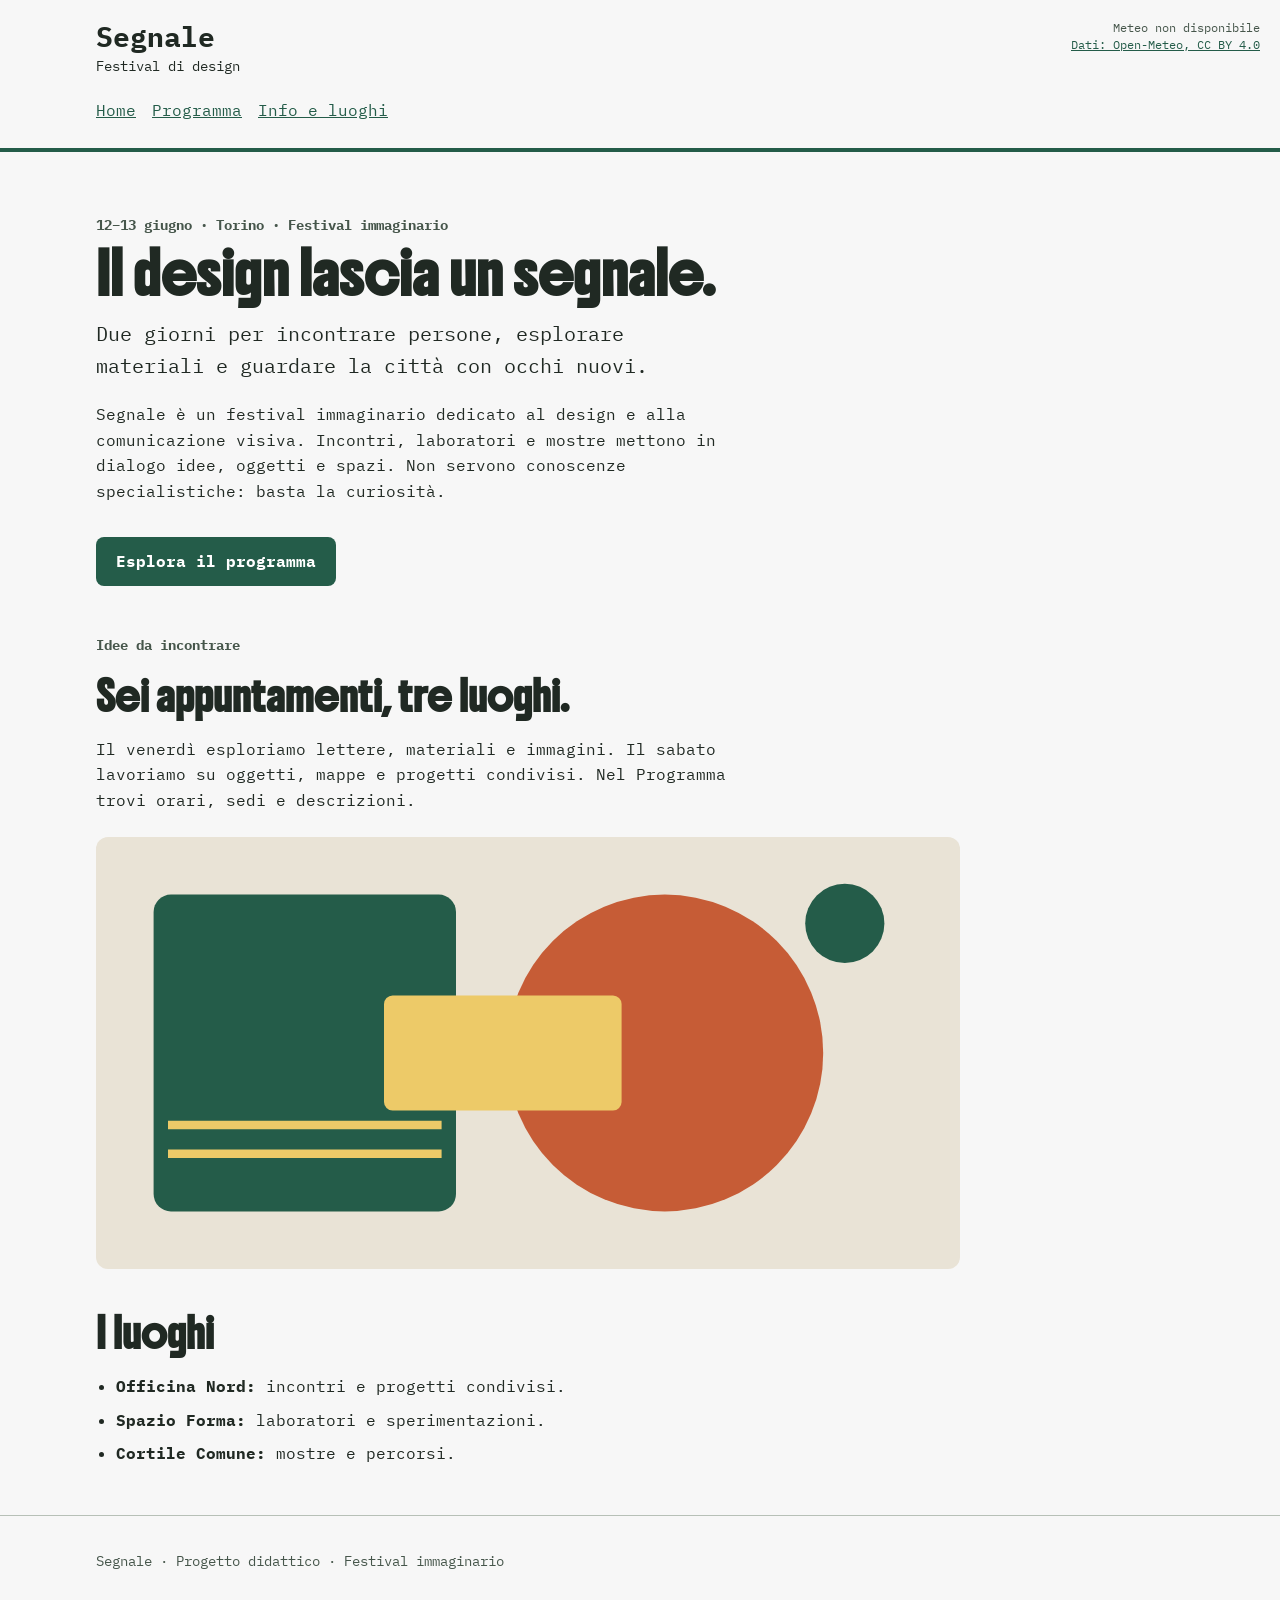
<file: index.html>
<!doctype html>
<html lang="it">
<head>
  <meta charset="utf-8">
  <meta name="viewport" content="width=device-width, initial-scale=1">
  <title>Segnale — Festival di design</title>
  <link rel="stylesheet" href="style.css">
  <link rel="preconnect" href="https://fonts.googleapis.com">
  <link rel="preconnect" href="https://fonts.gstatic.com" crossorigin>
  <link href="https://fonts.googleapis.com/css2?family=Boldonse&family=Crimson+Text:ital,wght@0,400;0,600;0,700;1,400;1,600;1,700&family=IBM+Plex+Mono:ital,wght@0,100;0,200;0,300;0,400;0,500;0,600;0,700;1,100;1,200;1,300;1,400;1,500;1,600;1,700&family=Jost:ital,wght@0,100..900;1,100..900&display=swap" rel="stylesheet">
</head>

<body>
  <a class="skip-link" href="#contenuto">Vai al contenuto</a>
  <header class="site-header">
    <div class="container">
      <p class="meteo-header">
        <span id="meteo-header">Meteo Torino: caricamento…</span><br>
        <a href="https://open-meteo.com/" target="_blank" rel="noopener">Dati: Open-Meteo, CC BY 4.0</a>
      </p>

      <a class="brand" href="index.html">Segnale<span>Festival di design</span></a>
      <nav>
        <a href="index.html">Home</a>
        <a href="programma.html">Programma</a>
        <a href="info.html">Info e luoghi</a>
      </nav>
    </div>
  </header>

  <script>
    const URL_METEO = "https://api.open-meteo.com/v1/forecast?latitude=45.0703&longitude=7.6869&current=temperature_2m,wind_speed_10m&timezone=Europe%2FRome";
    const testoMeteo = document.getElementById("meteo-header");

    async function caricaMeteoHeader() {
      try {
        const risposta = await fetch(URL_METEO);
        if (!risposta.ok) {
          throw new Error(`Richiesta non riuscita (${risposta.status})`);
        }
        const meteo = await risposta.json();
        const attuale = meteo.current;
        const unita = meteo.current_units;
        const ora = new Intl.DateTimeFormat("it-IT", {
          day: "numeric",
          month: "short",
          hour: "2-digit",
          minute: "2-digit"
        }).format(new Date(attuale.time));

        testoMeteo.textContent =
          `Torino ${attuale.temperature_2m} ${unita.temperature_2m} · vento ${attuale.wind_speed_10m} ${unita.wind_speed_10m} · ${ora}`;
      } catch (errore) {
        console.error(errore);
        testoMeteo.textContent = "Meteo non disponibile";
      }
    }

    caricaMeteoHeader();
  </script>

  <main id="contenuto" class="container">
    <section class="intro">
      <p class="eyebrow">12–13 giugno · Torino · Festival immaginario</p>
      <h1 id="titolo-home">Il design lascia un segnale.</h1>
      <p class="lead">Due giorni per incontrare persone, esplorare materiali e guardare la città con occhi nuovi.</p>
      <p class="reading-text">Segnale è un festival immaginario dedicato al design e alla comunicazione visiva. Incontri, laboratori e mostre mettono in dialogo idee, oggetti e spazi. Non servono conoscenze specialistiche: basta la curiosità.</p>
      <a class="button-link" href="programma.html">Esplora il programma</a>
    </section>

    <section class="content-section">
      <p class="eyebrow">Idee da incontrare</p>
      <h2 id="titolo-festival">Sei appuntamenti, tre luoghi.</h2>
      <p class="reading-text">Il venerdì esploriamo lettere, materiali e immagini. Il sabato lavoriamo su oggetti, mappe e progetti condivisi. Nel Programma trovi orari, sedi e descrizioni.</p>
      <img class="festival-image" src="assets/festival.svg" alt="Composizione geometrica di cerchi e rettangoli nei colori del festival" width="1200" height="600">
    </section>

    <section class="content-section">
      <h2 id="titolo-luoghi">I luoghi</h2>
      <ul class="venues">
        <li><strong>Officina Nord:</strong> incontri e progetti condivisi.</li>
        <li><strong>Spazio Forma:</strong> laboratori e sperimentazioni.</li>
        <li><strong>Cortile Comune:</strong> mostre e percorsi.</li>
      </ul>
    </section>
  </main>

  <footer class="site-footer"><div class="container"><p>Segnale · Progetto didattico · Festival immaginario</p></div></footer>
</body>
</html>
</file>
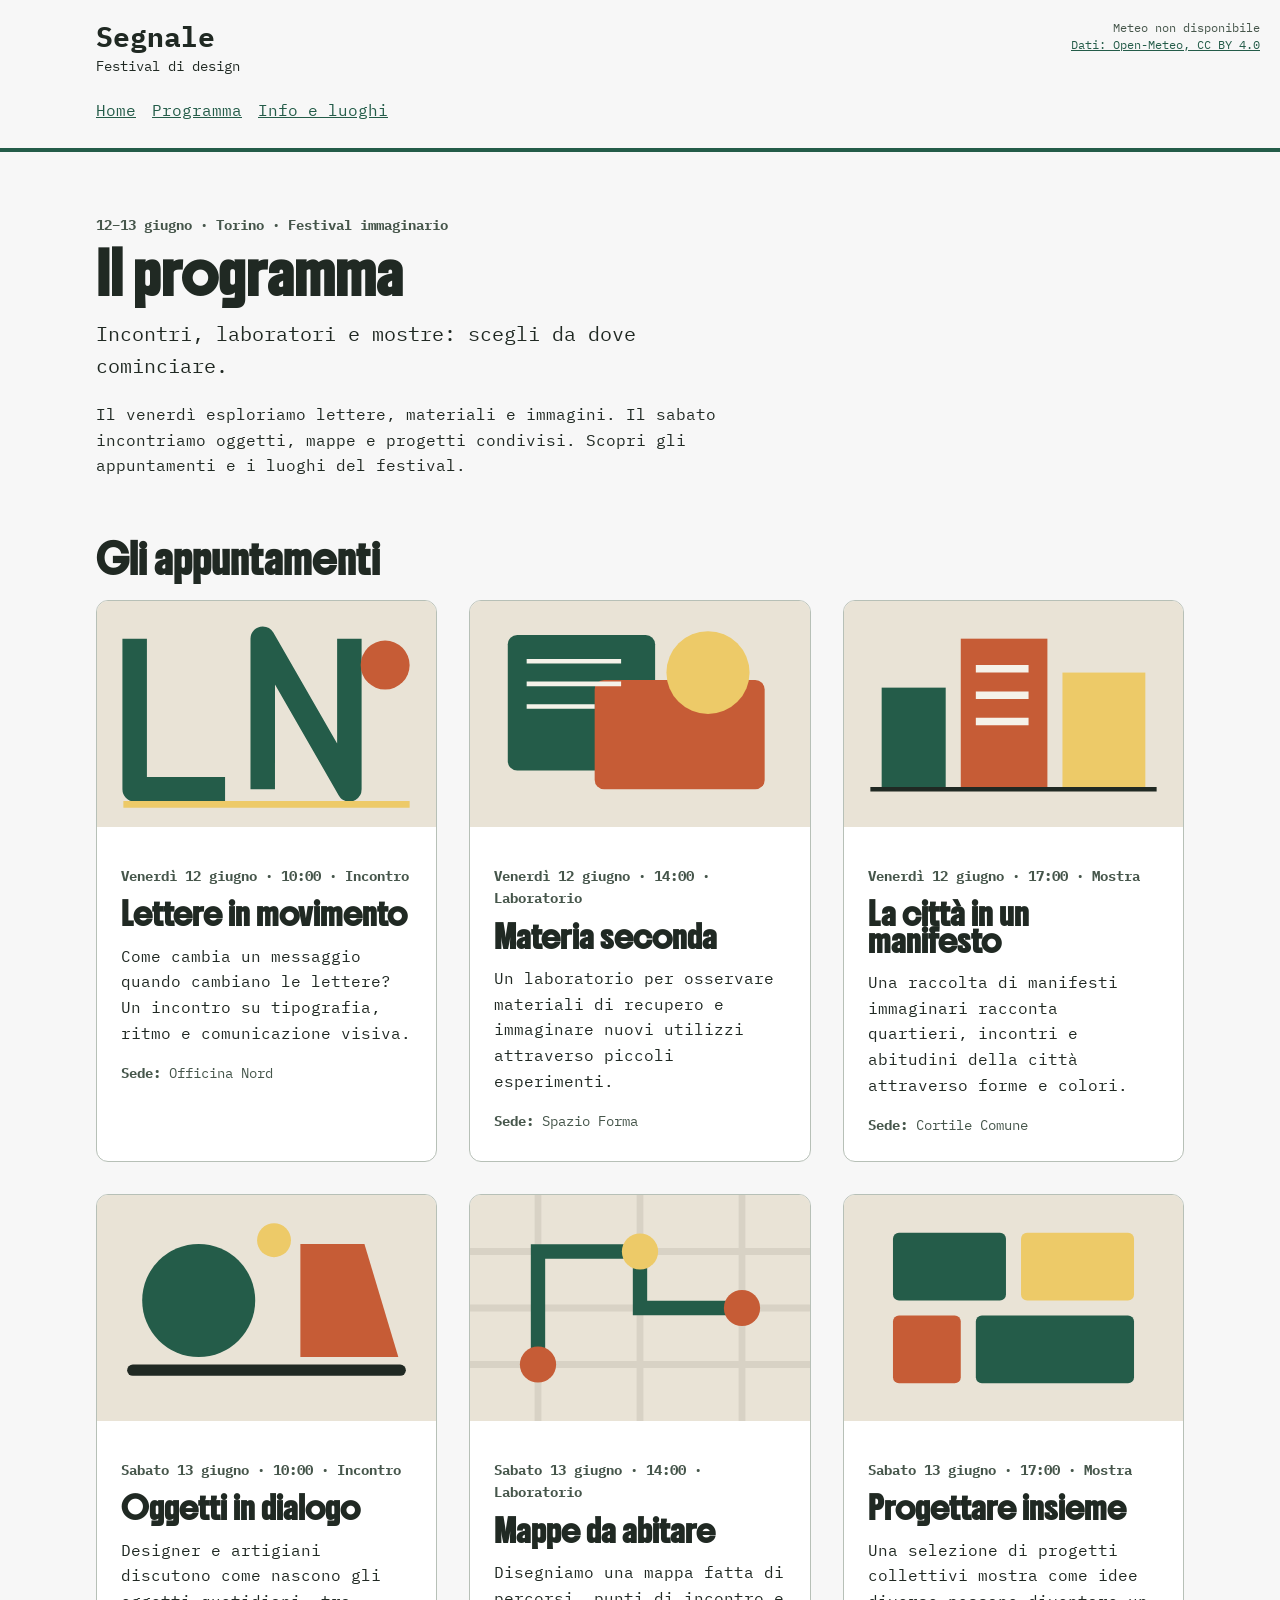
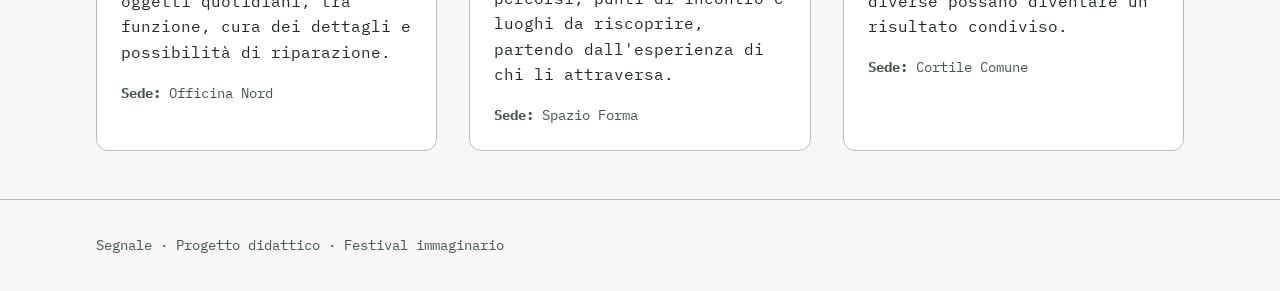
<file: programma.html>
<!doctype html>
<html lang="it">
<head>
  <meta charset="utf-8">
  <meta name="viewport" content="width=device-width, initial-scale=1">
  <title>Programma — Segnale</title>
  <link rel="stylesheet" href="style.css">
  <link rel="preconnect" href="https://fonts.googleapis.com">
  <link rel="preconnect" href="https://fonts.gstatic.com" crossorigin>
  <link href="https://fonts.googleapis.com/css2?family=Boldonse&family=Crimson+Text:ital,wght@0,400;0,600;0,700;1,400;1,600;1,700&family=IBM+Plex+Mono:ital,wght@0,100;0,200;0,300;0,400;0,500;0,600;0,700;1,100;1,200;1,300;1,400;1,500;1,600;1,700&family=Jost:ital,wght@0,100..900;1,100..900&display=swap" rel="stylesheet">
</head>

<body>
  <a class="skip-link" href="#contenuto">Vai al contenuto</a>
  <header class="site-header">
    <div class="container">
      <p class="meteo-header">
        <span id="meteo-header">Meteo Torino: caricamento…</span><br>
        <a href="https://open-meteo.com/" target="_blank" rel="noopener">Dati: Open-Meteo, CC BY 4.0</a>
      </p>

      <a class="brand" href="index.html">Segnale<span>Festival di design</span></a>
      <nav>
        <a href="index.html">Home</a>
        <a href="programma.html">Programma</a>
        <a href="info.html">Info e luoghi</a>
      </nav>
    </div>
  </header>

  <script>
    const URL_METEO = "https://api.open-meteo.com/v1/forecast?latitude=45.0703&longitude=7.6869&current=temperature_2m,wind_speed_10m&timezone=Europe%2FRome";
    const testoMeteo = document.getElementById("meteo-header");

    async function caricaMeteoHeader() {
      try {
        const risposta = await fetch(URL_METEO);
        if (!risposta.ok) {
          throw new Error(`Richiesta non riuscita (${risposta.status})`);
        }
        const meteo = await risposta.json();
        const attuale = meteo.current;
        const unita = meteo.current_units;
        const ora = new Intl.DateTimeFormat("it-IT", {
          day: "numeric",
          month: "short",
          hour: "2-digit",
          minute: "2-digit"
        }).format(new Date(attuale.time));

        testoMeteo.textContent =
          `Torino ${attuale.temperature_2m} ${unita.temperature_2m} · vento ${attuale.wind_speed_10m} ${unita.wind_speed_10m} · ${ora}`;
      } catch (errore) {
        console.error(errore);
        testoMeteo.textContent = "Meteo non disponibile";
      }
    }

    caricaMeteoHeader();
  </script>

  <main id="contenuto" class="container">
    <section class="intro">
      <p class="eyebrow">12–13 giugno · Torino · Festival immaginario</p>
      <h1 id="titolo-programma">Il programma</h1>
      <p class="lead">Incontri, laboratori e mostre: scegli da dove cominciare.</p>
      <p class="reading-text">Il venerdì esploriamo lettere, materiali e immagini. Il sabato incontriamo oggetti, mappe e progetti condivisi. Scopri gli appuntamenti e i luoghi del festival.</p>
    </section>

    <section class="content-section">
      <h2 id="titolo-eventi">Gli appuntamenti</h2>
      <p id="stato-eventi" class="reading-text">Caricamento in corso…</p>
      <div id="griglia-eventi" class="event-grid"></div>
    </section>
  </main>

  <footer class="site-footer"><div class="container"><p>Segnale · Progetto didattico · Festival immaginario</p></div></footer>

  <script>
    const griglia = document.getElementById("griglia-eventi");
    const stato = document.getElementById("stato-eventi");

    function mostraStato(testo) {
      stato.textContent = testo;
      stato.hidden = false;
    }

    function nascondiStato() {
      stato.hidden = true;
    }

    function maiuscola(testo) {
      return testo.charAt(0).toUpperCase() + testo.slice(1);
    }

    // Converte "2026-06-12" in "Venerdì 12 giugno" senza spostamenti di fuso orario.
    function formattaData(isoData) {
      const [anno, mese, giorno] = isoData.split("-").map(Number);
      const data = new Date(Date.UTC(anno, mese - 1, giorno, 12));
      const testo = new Intl.DateTimeFormat("it-IT", {
        weekday: "long",
        day: "numeric",
        month: "long",
        timeZone: "UTC"
      }).format(data);
      return maiuscola(testo);
    }

    async function caricaJson(url) {
      const risposta = await fetch(url);
      if (!risposta.ok) {
        throw new Error(`Impossibile leggere ${url} (${risposta.status})`);
      }
      return risposta.json();
    }

    function creaScheda(evento, nomeSede) {
      const scheda = document.createElement("article");
      scheda.className = "event-card";

      const immagine = document.createElement("img");
      immagine.src = evento.immagine;
      immagine.alt = evento.immagine_alt;
      immagine.width = 900;
      immagine.height = 600;

      const corpo = document.createElement("div");
      corpo.className = "event-body";

      const meta = document.createElement("p");
      meta.className = "event-meta";
      meta.textContent = `${formattaData(evento.data)} · ${evento.orario} · ${evento.categoria}`;

      const titolo = document.createElement("h3");
      titolo.textContent = evento.titolo;

      const descrizione = document.createElement("p");
      descrizione.textContent = evento.descrizione;

      const sede = document.createElement("p");
      sede.className = "event-place";
      const etichetta = document.createElement("strong");
      etichetta.textContent = "Sede:";
      sede.append(etichetta, ` ${nomeSede}`);

      corpo.append(meta, titolo, descrizione, sede);
      scheda.append(immagine, corpo);
      return scheda;
    }

    async function init() {
      mostraStato("Caricamento in corso…");
      try {
        const [eventi, sedi] = await Promise.all([
          caricaJson("dati/eventi.json"),
          caricaJson("dati/sedi.json")
        ]);

        if (!Array.isArray(eventi) || eventi.length === 0) {
          mostraStato("Nessun evento in programma.");
          return;
        }

        const nomiSedi = new Map(sedi.map(s => [s.id, s.nome]));

        griglia.replaceChildren(
          ...eventi.map(e =>
            creaScheda(e, nomiSedi.get(e.sede_id) ?? "Sede da definire")
          )
        );
        nascondiStato();
      } catch (errore) {
        console.error(errore);
        griglia.replaceChildren();
        mostraStato("Impossibile caricare il programma. Riprova più tardi.");
      }
    }

    init();
  </script>
</body>
</html>
</file>
<file: style.css>
/* Segnale: esempio completo della consegna su Home e Programma. */

/* Valori condivisi: le regole interessate li richiamano con var(). */
:root {
  --colore-primario: #245C49;
  --colore-primario-scuro: #193032;
  --colore-sfondo: #f7f7f7;
  --colore-testo: #202923;
  --colore-testo2: #000000;
  --colore-hover: #ddff2c;
  --font-testo: "IBM Plex Mono", monospace;
  --font-titoli: "Boldonse", serif;
}

* {
  box-sizing: border-box;
}

body {
  margin: 0;
  background: var(--colore-sfondo);
  color: var(--colore-testo);
  font-family: var(--font-testo);
  font-size: 1rem;
  line-height: 1.6;
}

a {
  color: var(--colore-primario);
}

a:hover {
  text-decoration: underline;
}

a:focus {
  outline: 3px solid var(--colore-testo);
}

.container {
  width: 92%;
  max-width: 68rem;
  margin: 0 auto;
}

.site-header {
  position: sticky;
  top: 0;
  z-index: 1000;
  background-color: var(--colore-sfondo);
  padding: 1.25rem 0;
  border-bottom: 4px solid var(--colore-primario);
}
.site-header {
  position: relative;
}

.meteo-header {
  position: absolute;
  top: 1.25rem;
  right: 1.25rem;
  margin: 0;
  font-family: var(--font-testo);
  font-size: 0.75rem;
  line-height: 1.4;
  text-align: right;
  color: #46564b;
}
.brand {
  display: inline-block;
  color: var(--colore-testo);
  font-size: 1.75rem;
  font-weight: bold;
  line-height: 1.2;
  text-decoration: none;
}

.brand span {
  display: block;
  margin-top: 0.25rem;
  font-size: 0.875rem;
  font-weight: normal;
}

nav {
  display: flex;
  flex-direction: column;
  gap: 0.5rem;
  margin-top: 1rem;
}

nav a {
  padding: 0.25rem 0;
}


.intro {
  padding: 3rem 0 1rem;
}

.eyebrow,
.event-meta {
  color: #46564b;
  font-size: 0.875rem;
  font-weight: bold;
}

h1,
h2,
h3 {
  font-family: var(--font-titoli);
  line-height: 1.2;
}

h1 {
  max-width: 18ch;
  margin: 0.75rem 0 1.25rem;
  font-size: 2.5rem;
}

h2 {
  font-size: 1.75rem;
}

h3 {
  margin: 0.5rem 0 0.75rem;
  font-size: 1.375rem;
}

.lead {
  max-width: 48ch;
  font-size: 1.25rem;
}

.reading-text {
  max-width: 65ch;
}

.button-link {
  display: inline-block;
  margin-top: 1rem;
  padding: 0.75rem 1.25rem;
  border-radius: 0.5rem;
  background: var(--colore-primario);
  color: #ffffff;
  font-weight: bold;
  text-decoration: none;
}

.button-link:hover {
  background: var(--colore-hover);
  color: var(--colore-testo2);
}

.content-section {
  margin: 2rem 0 3rem;
}

.festival-image {
  display: block;
  width: 100%;
  max-width: 54rem;
  height: auto;
  margin-top: 1.5rem;
  border-radius: 0.75rem;
}

.venues {
  padding-left: 1.25rem;
}

.venues li {
  margin-bottom: 0.5rem;
}

/* Disposizione di base: una colonna. */
.event-grid {
  display: grid;
  grid-template-columns: 1fr;
  gap: 2rem;
}

.event-card {
  overflow: hidden;
  border: 1px solid #b7c0b7;
  border-radius: 0.75rem;
  background: #ffffff;
}

.event-card img {
  display: block;
  width: 100%;
  height: auto;
}

.event-body {
  padding: 1.5rem;
}

.event-place {
  margin-bottom: 0;
  color: #46564b;
  font-size: 0.875rem;
}

.site-footer {
  padding: 1.25rem 0;
  border-top: 1px solid #b7c0b7;
  color: #46564b;
  font-size: 0.875rem;
}

.skip-link {
  position: absolute;
  top: -6rem;
  left: 1rem;
  padding: 0.75rem 1rem;
  background: #ffffff;
  color: var(--colore-testo);
}

.skip-link:focus {
  top: 1rem;
}

/* Da 600 px: due colonne. */
@media (min-width: 600px) {
  nav {
    flex-direction: row;
    gap: 1rem;
  }
}

/* Da 1024 px: tre colonne. Questa regola segue quella da 600 px. */
@media (min-width: 1024px) {
  .event-grid {
    grid-template-columns: repeat(3, 1fr);
  }
}

/* Slider delle sedi (Swiper 14.4.0) */
.luoghi-slider {
  max-width: 54rem;
  margin-top: 1.5rem;
}

.luoghi-swiper {
  border: 1px solid #b7c0b7;
  border-radius: 0.75rem;
  background: #ffffff;
}

.luogo {
  margin: 0;
}

.luogo img {
  display: block;
  width: 100%;
  height: auto;
}

.luogo figcaption {
  padding: 1rem 1.5rem 1.5rem;
}

.luogo h3 {
  margin-top: 0;
}

.luogo p {
  margin-bottom: 0;
}

.luoghi-controls {
  display: flex;
  justify-content: center;
  margin-top: 1rem;
}

.luoghi-controls .swiper-pagination {
  position: static;
  width: auto;
  --swiper-pagination-color: var(--colore-primario);
  --swiper-pagination-bullet-inactive-color: #5b6b60;
  --swiper-pagination-bullet-inactive-opacity: 1;
  --swiper-pagination-bullet-size: 0.875rem;
  --swiper-pagination-bullet-horizontal-gap: 0.5rem;
}

.luoghi-controls .swiper-pagination-bullet:focus {
  outline: 3px solid var(--colore-testo);
  outline-offset: 3px;
}

/* Frecce a metà altezza della fotografia (16:9), bianche semitrasparenti. */
.luoghi-swiper {
  position: relative;
  container-type: inline-size;
}

.luoghi-btn {
  position: absolute;
  top: calc(100cqw * 9 / 16 / 2);
  z-index: 10;
  display: flex;
  align-items: center;
  justify-content: center;
  width: 2.75rem;
  height: 2.75rem;
  padding: 0;
  transform: translateY(-50%);
  border: 0;
  border-radius: 50%;
  background: rgba(255, 255, 255, 0.75);
  color: var(--colore-testo);
  font: inherit;
  font-size: 2rem;
  line-height: 1;
  cursor: pointer;
}

.luoghi-btn span {
  margin-top: -0.2rem;
}

.luoghi-btn:hover {
  background: rgba(255, 255, 255, 0.95);
}

.luoghi-btn:focus {
  outline: 3px solid var(--colore-testo);
  outline-offset: 2px;
}

.luoghi-btn:disabled {
  opacity: 0.4;
  cursor: not-allowed;
}

.luoghi-prev {
  left: 0.75rem;
}

.luoghi-next {
  right: 0.75rem;
}

.luoghi-nota {
  font-size: 0.875rem;
}

/* Mappa uMap e indirizzi delle sedi */
.mappa-sedi {
  max-width: 54rem;
  margin-top: 1.5rem;
}

.mappa-sedi iframe {
  display: block;
  width: 100%;
  height: 300px;
  border: 1px solid #b7c0b7;
  border-radius: 0.75rem;
}

/* Informazioni nelle slide delle sedi */
.luogo-info {
  margin: 1rem 0 0;
}

.luogo-info dt {
  margin-top: 0.75rem;
  font-weight: bold;
}

.luogo-info dd {
  margin: 0.25rem 0 0;
}

.luogo-info ul {
  margin: 0;
  padding-left: 1.25rem;
}
</file>
